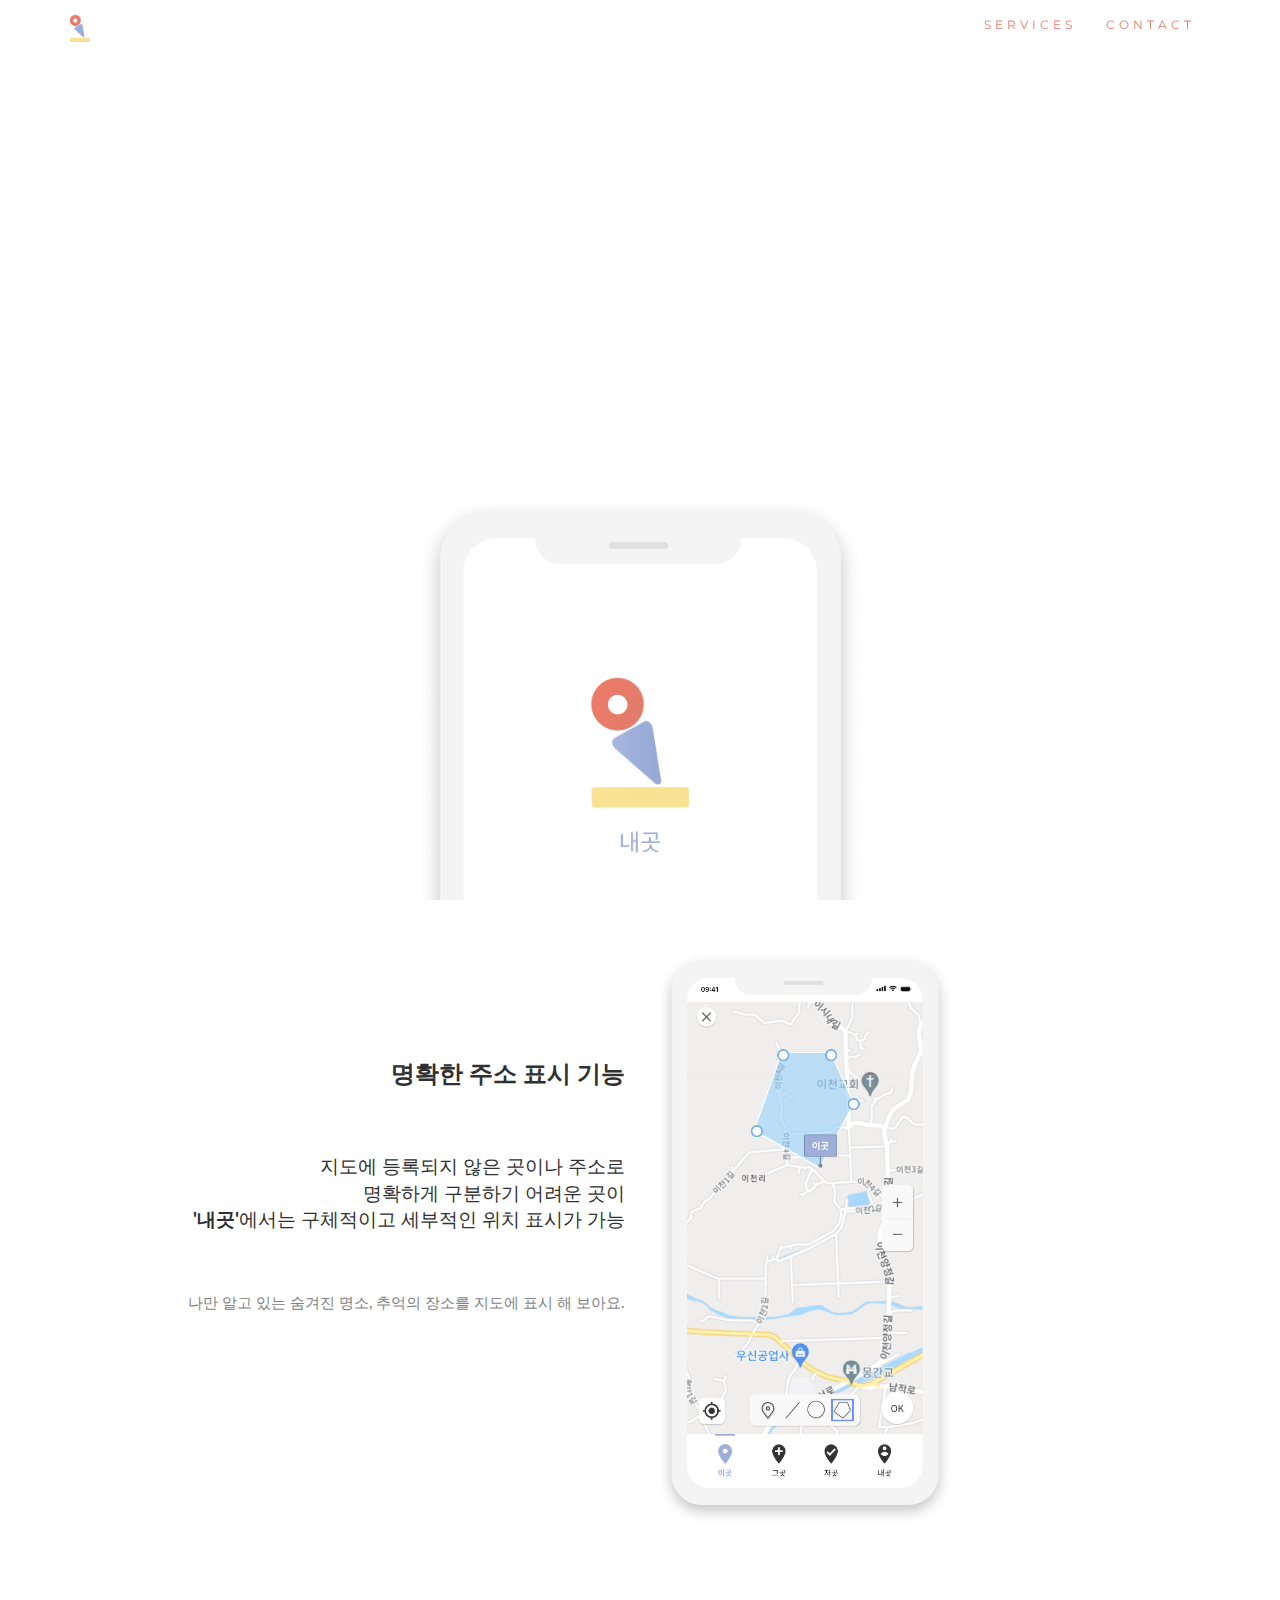
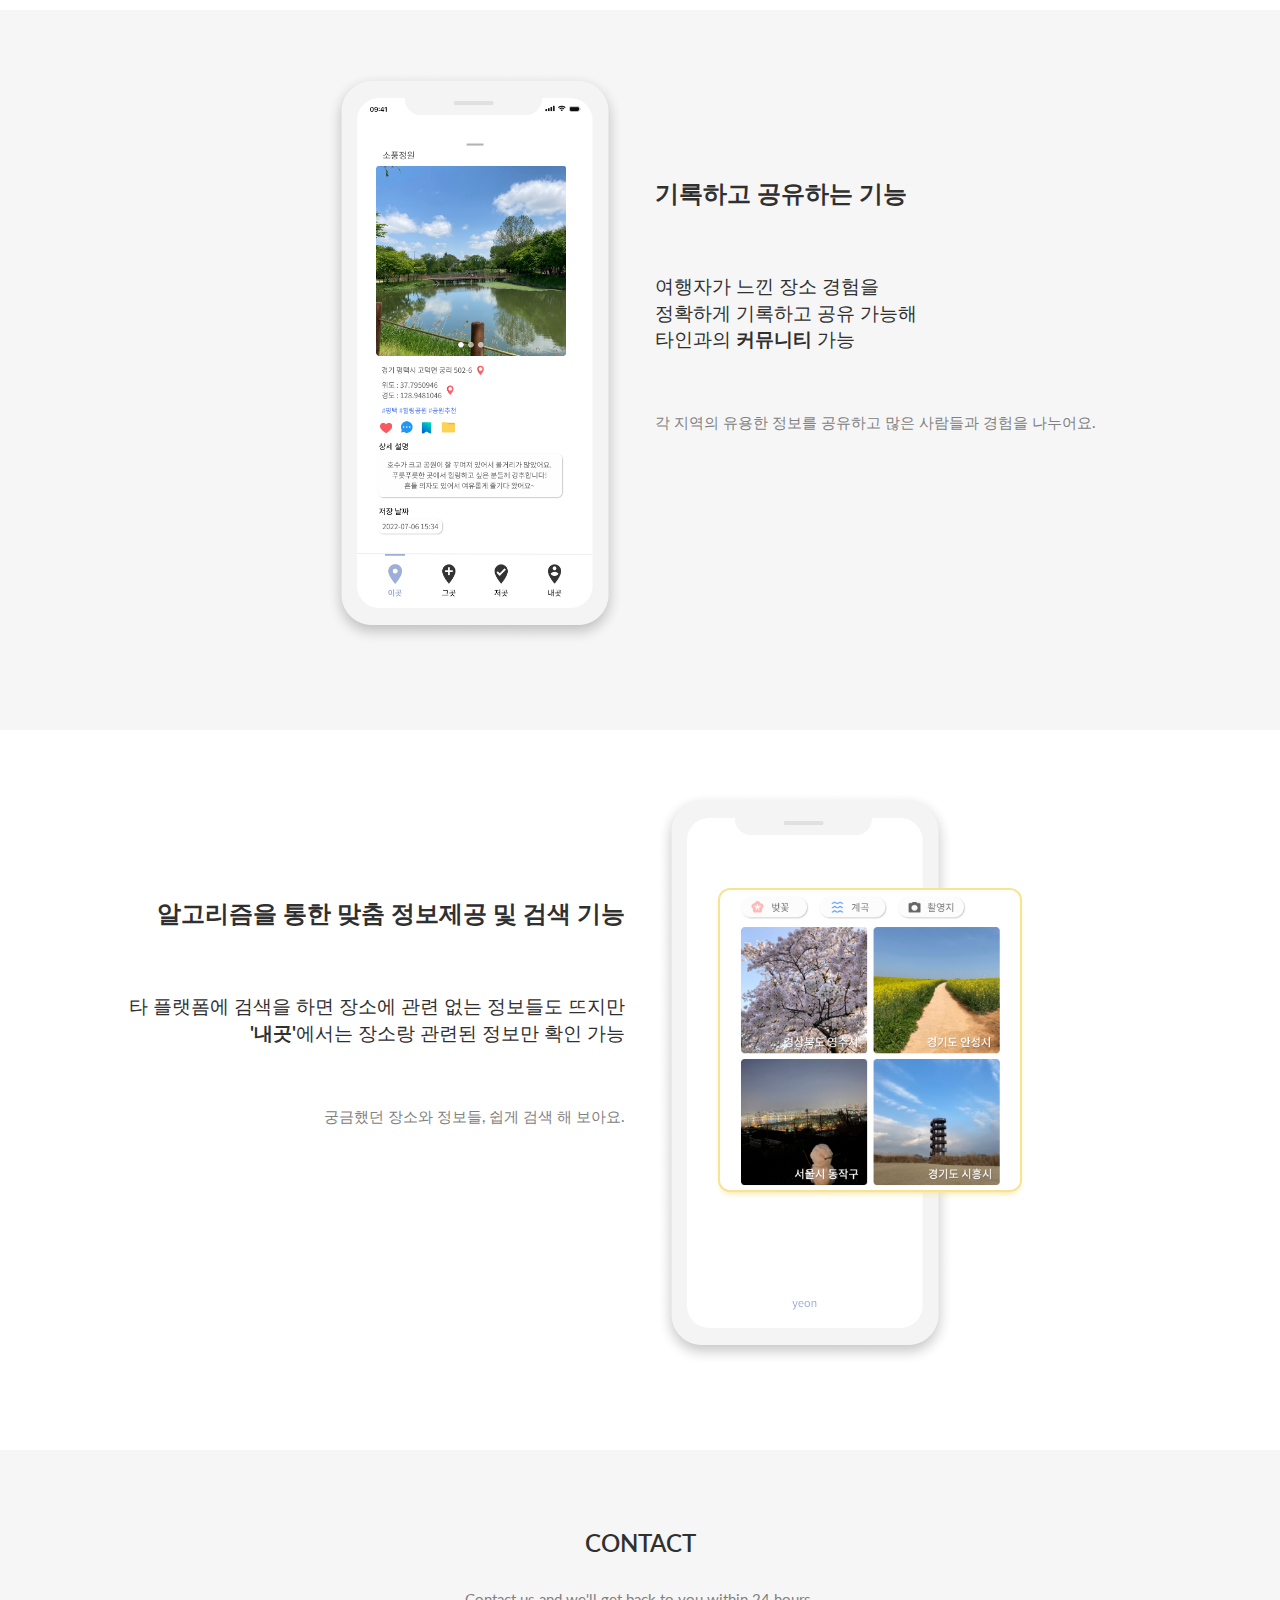
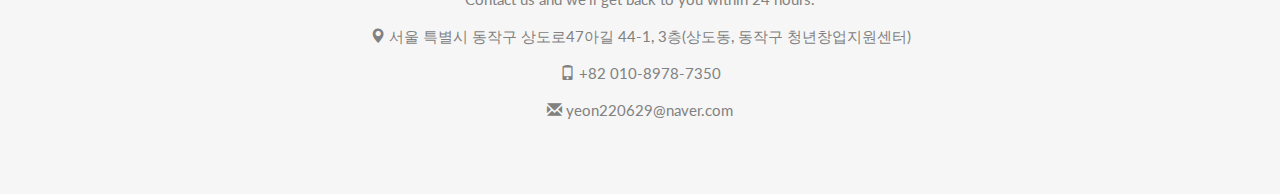
<file: index.html>
<!DOCTYPE html>
<html lang="en">
	<head>
		<!-- Theme Made By www.w3schools.com -->
		<title>Naegot</title>
		<meta charset="utf-8" />
		<meta name="viewport" content="width=device-width, initial-scale=1" />
		<link rel="stylesheet" href="https://maxcdn.bootstrapcdn.com/bootstrap/3.4.1/css/bootstrap.min.css" />
		<link href="https://fonts.googleapis.com/css?family=Montserrat" rel="stylesheet" type="text/css" />
		<link href="https://fonts.googleapis.com/css?family=Lato" rel="stylesheet" type="text/css" />
		<script src="https://ajax.googleapis.com/ajax/libs/jquery/3.6.1/jquery.min.js"></script>
		<script src="https://maxcdn.bootstrapcdn.com/bootstrap/3.4.1/js/bootstrap.min.js"></script>
		<link rel="stylesheet" href="./naegot.css" />
	</head>

	<body id="myPage" data-spy="scroll" data-target=".navbar" data-offset="60">
		<nav class="navbar navbar-default">
			<div class="container">
				<div class="navbar-header">
					<button type="button" class="navbar-toggle" data-toggle="collapse" data-target="#myNavbar">
						<span class="icon-bar"></span>
						<span class="icon-bar"></span>
						<span class="icon-bar"></span>
					</button>
					<a class="navbar-brand" href="#myPage"><img src="./assets/images/로고.png" /></a>
				</div>
				<div class="collapse navbar-collapse" id="myNavbar">
					<ul class="nav navbar-nav navbar-right">
						<li><a href="#first">ABOUT</a></li>
						<li><a href="#about-top">SERVICES</a></li>
						<li><a href="#contact">CONTACT</a></li>
					</ul>
				</div>
			</div>
		</nav>

		<div class="slideshow"></div>

		<div id="first" class="jumbotron text-center" style="padding-bottom: 0px">
			<div class="col-sm">
				<h1>내곳</h1>
				<p>나만 알기 아까운 곳을 기록하고 공유하는 지도 기반의 SNS 플랫폼</p>
				<img style="width: 450px" src="./assets/images/Group 1380.png" />
			</div>
		</div>

		<!-- Container (Services Section) -->
		<div id="about" class="container-fluid">
			<div class="row">
				<div class="col-sm-6 text-right col-txt">
					<h2 id="about-top">명확한 주소 표시 기능</h2>
					<br />
					<h4>지도에 등록되지 않은 곳이나 주소로 <br />명확하게 구분하기 어려운 곳이 <br /><strong>'내곳'</strong>에서는 구체적이고 세부적인 위치 표시가 가능</h4>
					<br />
					<p>나만 알고 있는 숨겨진 명소, 추억의 장소를 지도에 표시 해 보아요.</p>
				</div>
				<div class="col-sm-6">
					<img src="./assets/images/내곳 2.png" />
				</div>
			</div>
		</div>

		<div class="container-fluid bg-grey">
			<div class="row">
				<div class="col-sm-6 text-right">
					<img src="./assets/images/내곳 3.png" />
				</div>
				<div class="col-sm-6 col-txt">
					<h2>기록하고 공유하는 기능</h2>
					<br />
					<h4>여행자가 느낀 장소 경험을 <br />정확하게 기록하고 공유 가능해 <br />타인과의 <strong>커뮤니티</strong> 가능</h4>
					<br />
					<p>각 지역의 유용한 정보를 공유하고 많은 사람들과 경험을 나누어요.</p>
				</div>
			</div>
		</div>

		<div class="container-fluid">
			<div class="row">
				<div class="col-sm-6 text-right col-txt">
					<h2>알고리즘을 통한 맞춤 정보제공 및 검색 기능</h2>
					<br />
					<h4>타 플랫폼에 검색을 하면 장소에 관련 없는 정보들도 뜨지만 <br /><strong>'내곳'</strong>에서는 장소랑 관련된 정보만 확인 가능</h4>
					<br />
					<p>궁금했던 장소와 정보들, 쉽게 검색 해 보아요.</p>
				</div>
				<div class="col-sm-6">
					<img src="./assets/images/내곳 1.png" />
					<img class="img-absolute" src="./assets/images/내곳 4.png" />
				</div>
			</div>
		</div>

		<!-- Container (Contact Section) -->
		<div id="contact" class="container-fluid bg-grey">
			<h2 class="text-center">CONTACT</h2>
			<div class="row text-center">
				<div class="col-sm-12">
					<p>Contact us and we'll get back to you within 24 hours.</p>
					<p><span class="glyphicon glyphicon-map-marker"></span> 서울 특별시 동작구 상도로47아길 44-1, 3층(상도동, 동작구 청년창업지원센터)</p>
					<p><span class="glyphicon glyphicon-phone"></span> +82 010-8978-7350</p>
					<p><span class="glyphicon glyphicon-envelope"></span> yeon220629@naver.com</p>
				</div>
			</div>
		</div>

		<script>
			$(document).ready(function () {
				// Add smooth scrolling to all links in navbar + footer link
				$(".navbar a, footer a[href='#myPage']").on('click', function (event) {
					// Make sure this.hash has a value before overriding default behavior
					if (this.hash !== '') {
						// Prevent default anchor click behavior
						event.preventDefault();

						// Store hash
						var hash = this.hash;

						// Using jQuery's animate() method to add smooth page scroll
						// The optional number (900) specifies the number of milliseconds it takes to scroll to the specified area
						$('html, body').animate(
							{
								scrollTop: $(hash).offset().top,
							},
							900,
							function () {
								// Add hash (#) to URL when done scrolling (default click behavior)
								window.location.hash = hash;
							}
						);
					} // End if
				});

				$(window).scroll(function () {
					$('.slideanim').each(function () {
						var pos = $(this).offset().top;

						var winTop = $(window).scrollTop();
						if (pos < winTop + 600) {
							$(this).addClass('slide');
						}
					});
				});
			});
		</script>
	</body>
</html>
</file>
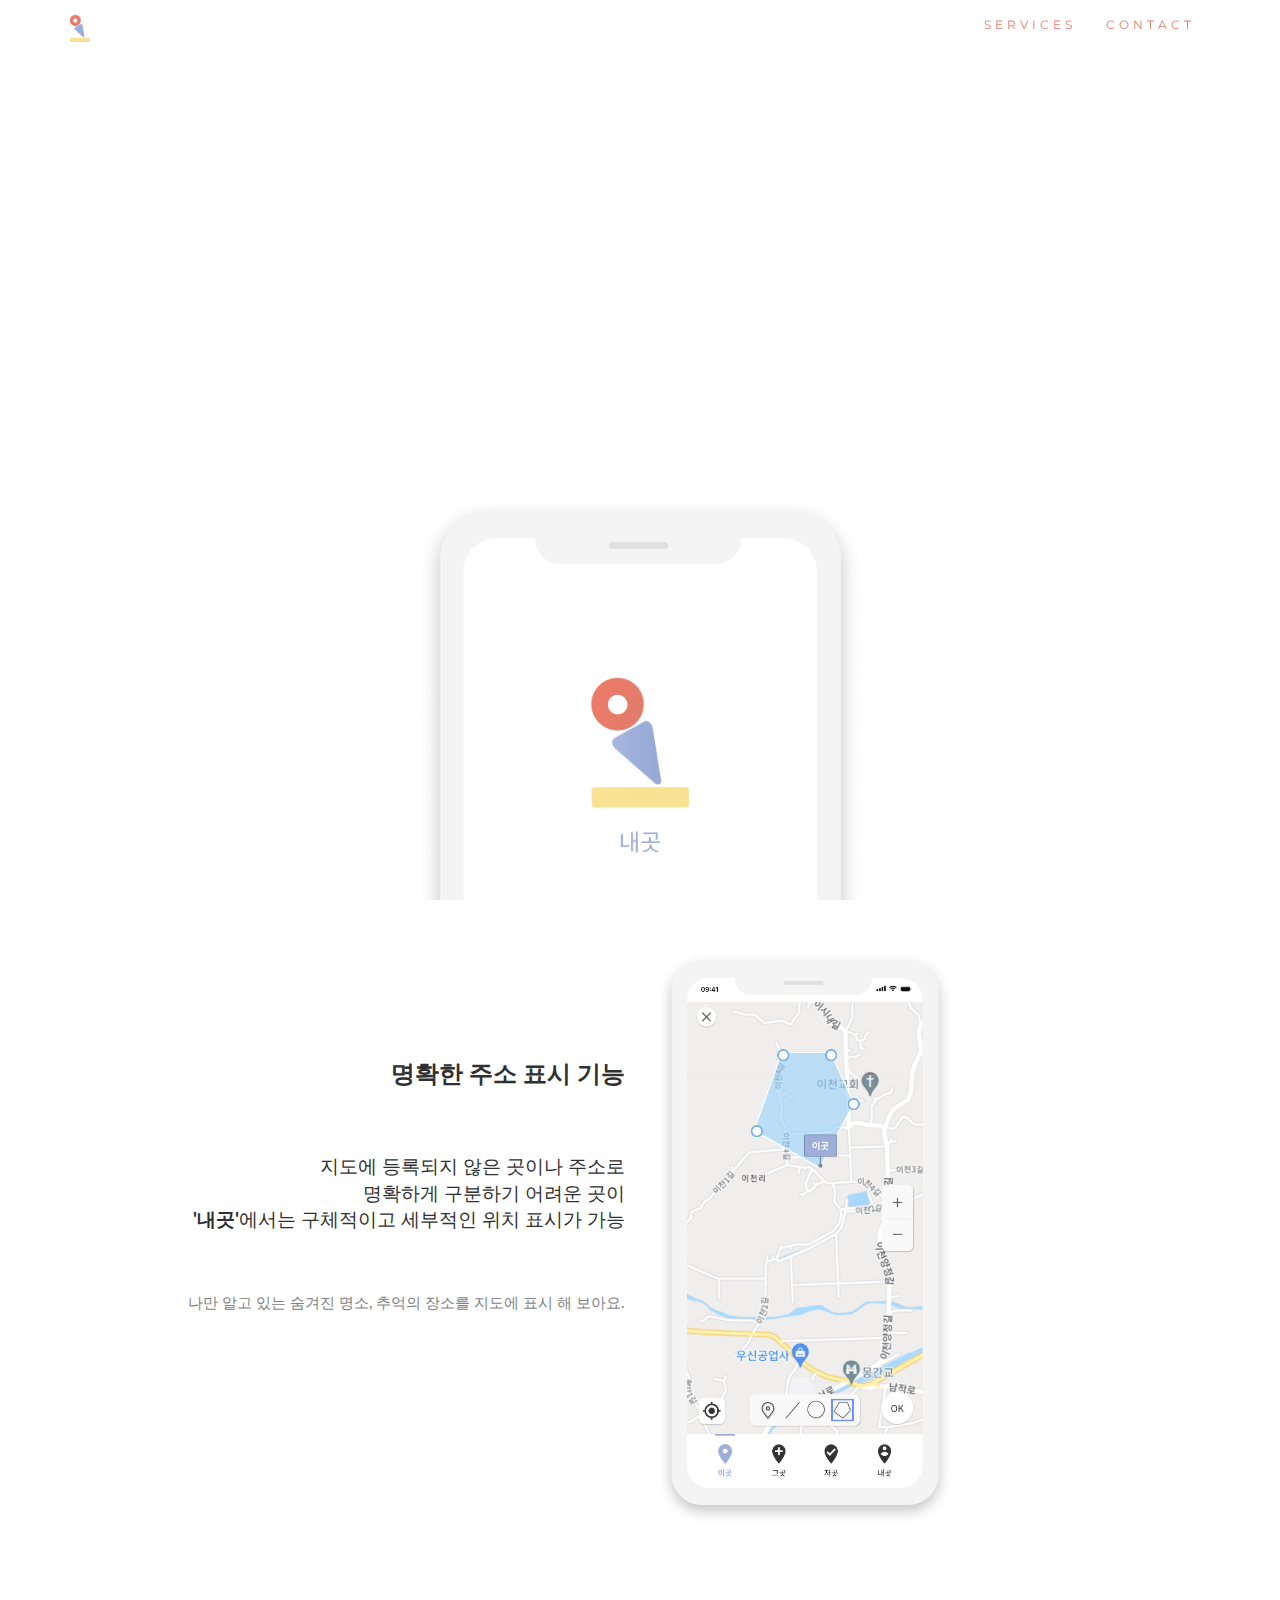
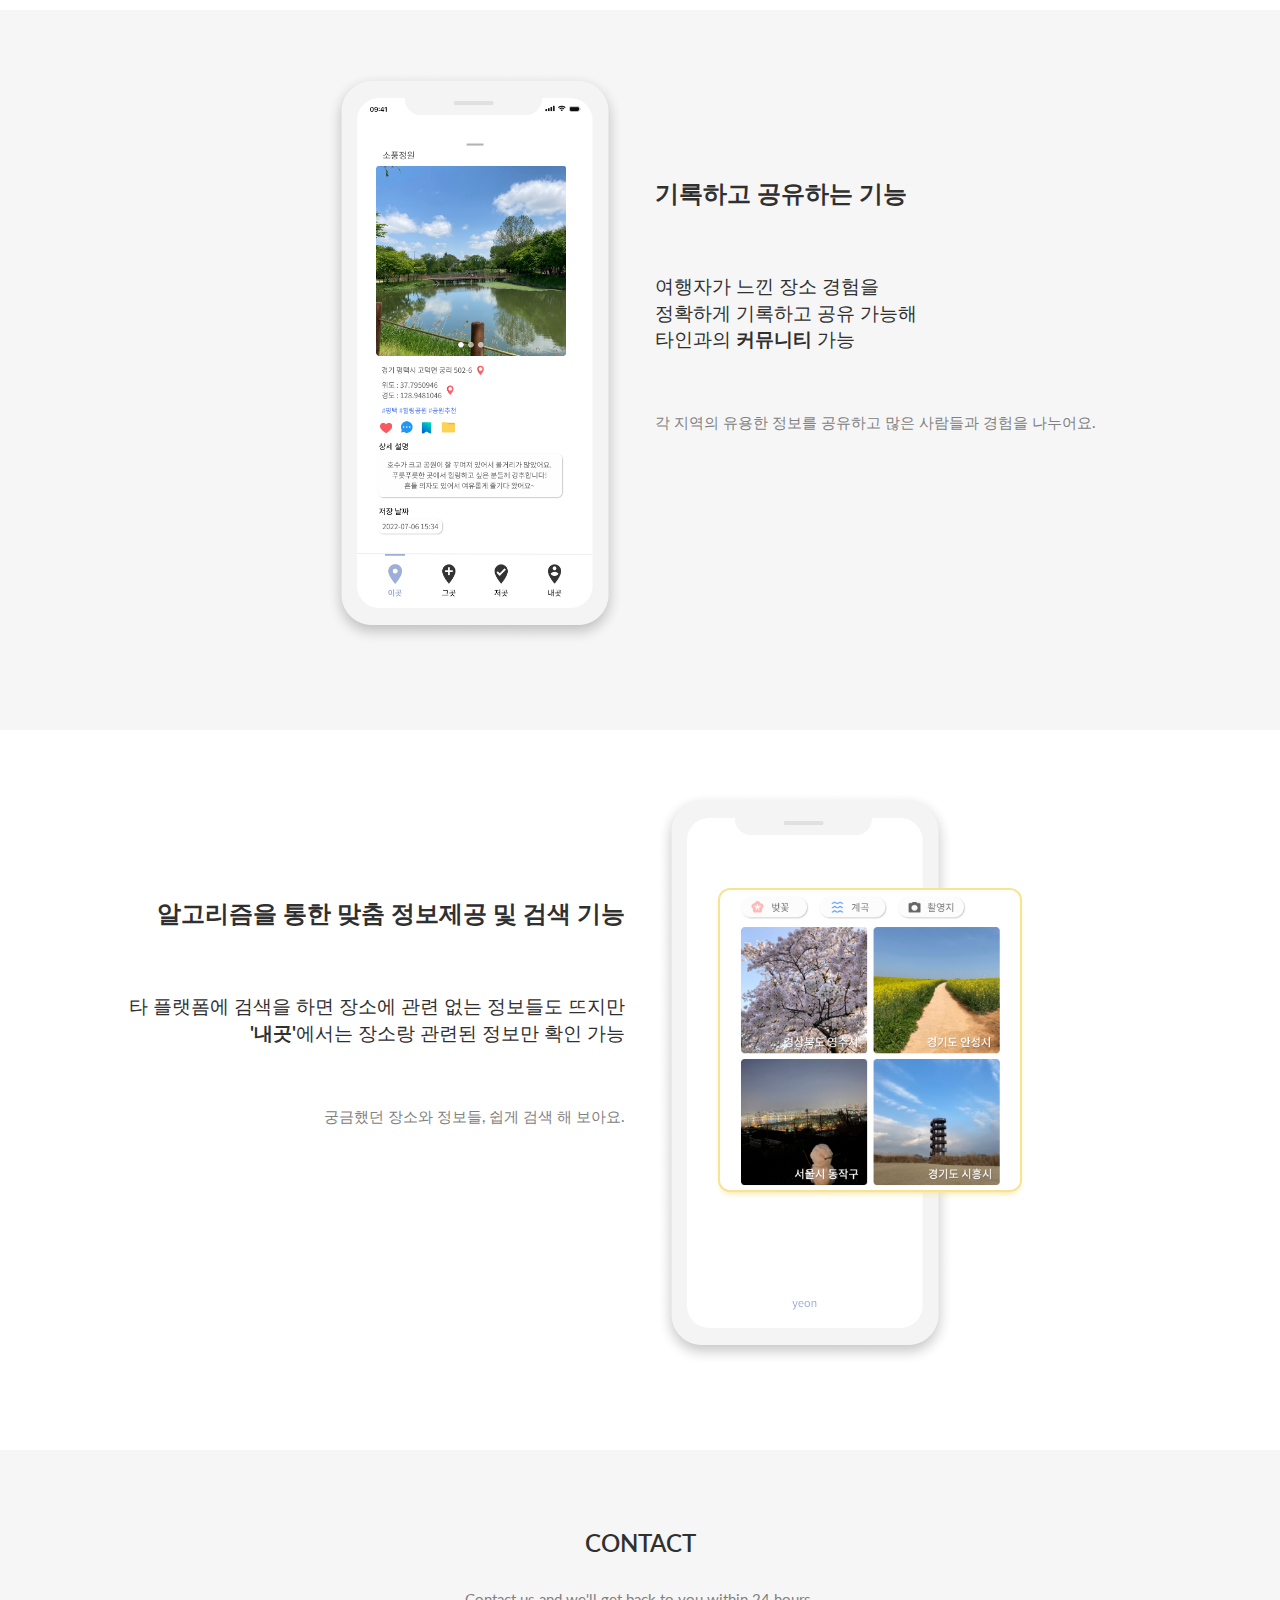
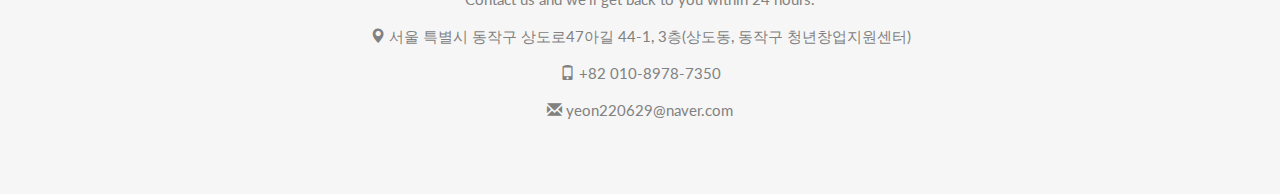
<file: public/index.html>
<!DOCTYPE html>
<html lang="en">
	<head>
		<!-- Theme Made By www.w3schools.com -->
		<title>내곳</title>
		<meta charset="utf-8" />
		<meta name="viewport" content="width=device-width, initial-scale=1" />
		<link rel="stylesheet" href="https://maxcdn.bootstrapcdn.com/bootstrap/3.4.1/css/bootstrap.min.css" />
		<link href="https://fonts.googleapis.com/css?family=Montserrat" rel="stylesheet" type="text/css" />
		<link href="https://fonts.googleapis.com/css?family=Lato" rel="stylesheet" type="text/css" />
		<script src="https://ajax.googleapis.com/ajax/libs/jquery/3.6.1/jquery.min.js"></script>
		<script src="https://maxcdn.bootstrapcdn.com/bootstrap/3.4.1/js/bootstrap.min.js"></script>
		<link rel="stylesheet" href="./naegot.css" />
	</head>

	<body id="myPage" data-spy="scroll" data-target=".navbar" data-offset="60">
		<nav class="navbar navbar-default">
			<div class="container">
				<div class="navbar-header">
					<button type="button" class="navbar-toggle" data-toggle="collapse" data-target="#myNavbar">
						<span class="icon-bar"></span>
						<span class="icon-bar"></span>
						<span class="icon-bar"></span>
					</button>
					<a class="navbar-brand" href="#myPage"><img src="./assets/images/로고.png" /></a>
				</div>
				<div class="collapse navbar-collapse" id="myNavbar">
					<ul class="nav navbar-nav navbar-right">
						<li><a href="#first">ABOUT</a></li>
						<li><a href="#about-top">SERVICES</a></li>
						<li><a href="#contact">CONTACT</a></li>
					</ul>
				</div>
			</div>
		</nav>

		<div class="slideshow"></div>

		<div id="first" class="jumbotron text-center" style="padding-bottom: 0px">
			<div class="col-sm">
				<h1>내곳</h1>
				<p>나만 알기 아까운 곳을 기록하고 공유하는 지도 기반의 SNS 플랫폼</p>
				<img style="width: 450px" src="./assets/images/Group 1380.png" />
			</div>
		</div>

		<!-- Container (Services Section) -->
		<div id="about" class="container-fluid">
			<div class="row">
				<div class="col-sm-6 text-right col-txt">
					<h2 id="about-top">명확한 주소 표시 기능</h2>
					<br />
					<h4>지도에 등록되지 않은 곳이나 주소로 <br />명확하게 구분하기 어려운 곳이 <br /><strong>'내곳'</strong>에서는 구체적이고 세부적인 위치 표시가 가능</h4>
					<br />
					<p>나만 알고 있는 숨겨진 명소, 추억의 장소를 지도에 표시 해 보아요.</p>
				</div>
				<div class="col-sm-6">
					<img src="./assets/images/내곳 2.png" />
				</div>
			</div>
		</div>

		<div class="container-fluid bg-grey">
			<div class="row">
				<div class="col-sm-6 text-right">
					<img src="./assets/images/내곳 3.png" />
				</div>
				<div class="col-sm-6 col-txt">
					<h2>기록하고 공유하는 기능</h2>
					<br />
					<h4>여행자가 느낀 장소 경험을 <br />정확하게 기록하고 공유 가능해 <br />타인과의 <strong>커뮤니티</strong> 가능</h4>
					<br />
					<p>각 지역의 유용한 정보를 공유하고 많은 사람들과 경험을 나누어요.</p>
				</div>
			</div>
		</div>

		<div class="container-fluid">
			<div class="row">
				<div class="col-sm-6 text-right col-txt">
					<h2>알고리즘을 통한 맞춤 정보제공 및 검색 기능</h2>
					<br />
					<h4>타 플랫폼에 검색을 하면 장소에 관련 없는 정보들도 뜨지만 <br /><strong>'내곳'</strong>에서는 장소랑 관련된 정보만 확인 가능</h4>
					<br />
					<p>궁금했던 장소와 정보들, 쉽게 검색 해 보아요.</p>
				</div>
				<div class="col-sm-6">
					<img src="./assets/images/내곳 1.png" />
					<img class="img-absolute" src="./assets/images/내곳 4.png" />
				</div>
			</div>
		</div>

		<!-- Container (Contact Section) -->
		<div id="contact" class="container-fluid bg-grey">
			<h2 class="text-center">CONTACT</h2>
			<div class="row text-center">
				<div class="col-sm-12">
					<p>Contact us and we'll get back to you within 24 hours.</p>
					<p><span class="glyphicon glyphicon-map-marker"></span> 서울 특별시 동작구 상도로47아길 44-1, 3층(상도동, 동작구 청년창업지원센터)</p>
					<p><span class="glyphicon glyphicon-phone"></span> +82 010-8978-7350</p>
					<p><span class="glyphicon glyphicon-envelope"></span> yeon220629@naver.com</p>
				</div>
			</div>
		</div>

		<script>
			$(document).ready(function () {
				// Add smooth scrolling to all links in navbar + footer link
				$(".navbar a, footer a[href='#myPage']").on('click', function (event) {
					// Make sure this.hash has a value before overriding default behavior
					if (this.hash !== '') {
						// Prevent default anchor click behavior
						event.preventDefault();

						// Store hash
						var hash = this.hash;

						// Using jQuery's animate() method to add smooth page scroll
						// The optional number (900) specifies the number of milliseconds it takes to scroll to the specified area
						$('html, body').animate(
							{
								scrollTop: $(hash).offset().top,
							},
							900,
							function () {
								// Add hash (#) to URL when done scrolling (default click behavior)
								window.location.hash = hash;
							}
						);
					} // End if
				});

				$(window).scroll(function () {
					$('.slideanim').each(function () {
						var pos = $(this).offset().top;

						var winTop = $(window).scrollTop();
						if (pos < winTop + 600) {
							$(this).addClass('slide');
						}
					});
				});
			});
		</script>
	</body>
</html>
</file>
<file: naegot.css>
body {
	font: 400 15px Lato, sans-serif;
	line-height: 1.8;
	color: #818181;
}
h2 {
	font-size: 24px;
	text-transform: uppercase;
	color: #303030;
	font-weight: 600;
	margin-bottom: 30px;
}
h4 {
	font-size: 19px;
	line-height: 1.375em;
	color: #303030;
	font-weight: 400;
	margin-bottom: 30px;
}
.slideshow {
	width: 100%;
	height: 100vh;
	background-position: center center;
	background-size: cover;
	background-repeat: no-repeat;
	backface-visibility: hidden;
	animation: slideBg 30s linear infinite 0s;
	animation-timing-function: ease-in-out;
	position: absolute;
	top: 0;
	opacity: 0.7;
}
.jumbotron {
	color: #fff;
	padding: 200px 25px;
	font-family: Montserrat, sans-serif;
	width: 100%;
}
#first {
	position: absolute;
	top: 0;
	height: 100vh;
	background-color: transparent;
}
#first .col-sm {
	position: absolute;
	bottom: 0;
	left: 50%;
	transform: translateX(-50%);
}
#about {
	padding-top: 100vh;
}
.container-fluid {
	padding: 60px 50px;
}
.bg-grey {
	background-color: #f6f6f6;
}
.logo-small {
	color: #e37c6b;
	font-size: 50px;
}
.logo {
	color: #e37c6b;
	font-size: 200px;
}
.thumbnail {
	padding: 0 0 15px 0;
	border: none;
	border-radius: 0;
}
.thumbnail img {
	width: 100%;
	height: 100%;
	margin-bottom: 10px;
}
.carousel-control.right,
.carousel-control.left {
	background-image: none;
	color: #e37c6b;
}
.carousel-indicators li {
	border-color: #e37c6b;
}
.carousel-indicators li.active {
	background-color: #e37c6b;
}
.item h4 {
	font-size: 19px;
	line-height: 1.375em;
	font-weight: 400;
	font-style: italic;
	margin: 70px 0;
}
.item span {
	font-style: normal;
}
.panel {
	border: 1px solid #e37c6b;
	border-radius: 0 !important;
	transition: box-shadow 0.5s;
}
.panel:hover {
	box-shadow: 5px 0px 40px rgba(0, 0, 0, 0.2);
}
.panel-footer .btn:hover {
	border: 1px solid #e37c6b;
	background-color: #fff !important;
	color: #e37c6b;
}
.panel-heading {
	color: #fff !important;
	background-color: #e37c6b !important;
	padding: 25px;
	border-bottom: 1px solid transparent;
	border-top-left-radius: 0px;
	border-top-right-radius: 0px;
	border-bottom-left-radius: 0px;
	border-bottom-right-radius: 0px;
}
.panel-footer {
	background-color: white !important;
}
.panel-footer h3 {
	font-size: 32px;
}
.panel-footer h4 {
	color: #aaa;
	font-size: 14px;
}
.panel-footer .btn {
	margin: 15px 0;
	background-color: #e37c6b;
	color: #fff;
}
.navbar {
	margin-bottom: 0;
	background-color: transparent;
	z-index: 9999;
	border: 0;
	font-size: 12px !important;
	line-height: 1.42857143 !important;
	letter-spacing: 4px;
	border-radius: 0;
	font-family: Montserrat, sans-serif;
}
.navbar li a,
.navbar .navbar-brand {
	color: #e37c6b !important;
}
.navbar-nav li a:hover,
.navbar-nav li.active a {
	color: #fff !important;
	background-color: transparent !important;
}
.navbar-default .navbar-toggle {
	border-color: transparent;
}
.navbar-brand img {
	width: 20px;
	display: inline-block;
}
footer .glyphicon {
	font-size: 20px;
	margin-bottom: 20px;
	color: #e37c6b;
}
.slideanim {
	visibility: hidden;
}
.slide {
	animation-name: slide;
	-webkit-animation-name: slide;
	animation-duration: 1s;
	-webkit-animation-duration: 1s;
	visibility: visible;
}
.col-sm-6 img {
	width: 300px;
}
.col-sm-6.col-txt {
	height: 600px;
	padding-top: 90px;
}
.col-sm-6 .img-absolute {
	position: absolute;
	top: 100px;
	left: 80px;
	border-radius: 10px;
	box-shadow: rgba(247, 227, 146, 1) 0px 0px 0px 2px, rgba(247, 227, 146, 1) 0px 4px 6px -1px, rgba(247, 227, 146, 1) 0px 1px 0px inset;
}
@keyframes slide {
	0% {
		opacity: 0;
		transform: translateY(70%);
	}
	100% {
		opacity: 1;
		transform: translateY(0%);
	}
}
@-webkit-keyframes slide {
	0% {
		opacity: 0;
		-webkit-transform: translateY(70%);
	}
	100% {
		opacity: 1;
		-webkit-transform: translateY(0%);
	}
}
@media screen and (max-width: 768px) {
	.col-sm-6 {
		text-align: center;
		margin: 25px 0;
	}
	.btn-lg {
		width: 100%;
		margin-bottom: 35px;
	}
	.col-sm-6 img {
		width: 25vh;
	}
	img.img-absolute {
		width: 25vh;
		left: 50% !important;
		transform: translate(-25%);
	}
	.col-sm-6.col-txt {
		height: auto;
		padding-top: 0;
	}
	.container-fluid {
		padding-left: 25px;
		padding-right: 25px;
	}
	#first img {
		width: 250px !important;
	}
}
@media screen and (max-width: 480px) {
	.logo {
		font-size: 150px;
	}
}
@keyframes slideBg {
	0% {
		background-image: url('./assets/images/bg1.jpg');
	}
	25% {
		background-image: url('./assets/images/bg2.jpg');
	}
	50% {
		background-image: url('./assets/images/bg3.jpg');
	}
	75% {
		background-image: url('./assets/images/bg4.jpg');
	}
	100% {
		background-image: url('./assets/images/bg5.jpg');
	}
}
</file>
<file: public/naegot.css>
body {
	font: 400 15px Lato, sans-serif;
	line-height: 1.8;
	color: #818181;
}
h2 {
	font-size: 24px;
	text-transform: uppercase;
	color: #303030;
	font-weight: 600;
	margin-bottom: 30px;
}
h4 {
	font-size: 19px;
	line-height: 1.375em;
	color: #303030;
	font-weight: 400;
	margin-bottom: 30px;
}
.slideshow {
	width: 100%;
	height: 100vh;
	background-position: center center;
	background-size: cover;
	background-repeat: no-repeat;
	backface-visibility: hidden;
	animation: slideBg 30s linear infinite 0s;
	animation-timing-function: ease-in-out;
	position: absolute;
	top: 0;
	opacity: 0.7;
}
.jumbotron {
	color: #fff;
	padding: 200px 25px;
	font-family: Montserrat, sans-serif;
	width: 100%;
}
#first {
	position: absolute;
	top: 0;
	height: 100vh;
	background-color: transparent;
}
#first .col-sm {
	position: absolute;
	bottom: 0;
	left: 50%;
	transform: translateX(-50%);
}
#about {
	padding-top: 100vh;
}
.container-fluid {
	padding: 60px 50px;
}
.bg-grey {
	background-color: #f6f6f6;
}
.logo-small {
	color: #e37c6b;
	font-size: 50px;
}
.logo {
	color: #e37c6b;
	font-size: 200px;
}
.thumbnail {
	padding: 0 0 15px 0;
	border: none;
	border-radius: 0;
}
.thumbnail img {
	width: 100%;
	height: 100%;
	margin-bottom: 10px;
}
.carousel-control.right,
.carousel-control.left {
	background-image: none;
	color: #e37c6b;
}
.carousel-indicators li {
	border-color: #e37c6b;
}
.carousel-indicators li.active {
	background-color: #e37c6b;
}
.item h4 {
	font-size: 19px;
	line-height: 1.375em;
	font-weight: 400;
	font-style: italic;
	margin: 70px 0;
}
.item span {
	font-style: normal;
}
.panel {
	border: 1px solid #e37c6b;
	border-radius: 0 !important;
	transition: box-shadow 0.5s;
}
.panel:hover {
	box-shadow: 5px 0px 40px rgba(0, 0, 0, 0.2);
}
.panel-footer .btn:hover {
	border: 1px solid #e37c6b;
	background-color: #fff !important;
	color: #e37c6b;
}
.panel-heading {
	color: #fff !important;
	background-color: #e37c6b !important;
	padding: 25px;
	border-bottom: 1px solid transparent;
	border-top-left-radius: 0px;
	border-top-right-radius: 0px;
	border-bottom-left-radius: 0px;
	border-bottom-right-radius: 0px;
}
.panel-footer {
	background-color: white !important;
}
.panel-footer h3 {
	font-size: 32px;
}
.panel-footer h4 {
	color: #aaa;
	font-size: 14px;
}
.panel-footer .btn {
	margin: 15px 0;
	background-color: #e37c6b;
	color: #fff;
}
.navbar {
	margin-bottom: 0;
	background-color: transparent;
	z-index: 9999;
	border: 0;
	font-size: 12px !important;
	line-height: 1.42857143 !important;
	letter-spacing: 4px;
	border-radius: 0;
	font-family: Montserrat, sans-serif;
}
.navbar li a,
.navbar .navbar-brand {
	color: #e37c6b !important;
}
.navbar-nav li a:hover,
.navbar-nav li.active a {
	color: #fff !important;
	background-color: transparent !important;
}
.navbar-default .navbar-toggle {
	border-color: transparent;
}
.navbar-brand img {
	width: 20px;
	display: inline-block;
}
footer .glyphicon {
	font-size: 20px;
	margin-bottom: 20px;
	color: #e37c6b;
}
.slideanim {
	visibility: hidden;
}
.slide {
	animation-name: slide;
	-webkit-animation-name: slide;
	animation-duration: 1s;
	-webkit-animation-duration: 1s;
	visibility: visible;
}
.col-sm-6 img {
	width: 300px;
}
.col-sm-6.col-txt {
	height: 600px;
	padding-top: 90px;
}
.col-sm-6 .img-absolute {
	position: absolute;
	top: 100px;
	left: 80px;
	border-radius: 10px;
	box-shadow: rgba(247, 227, 146, 1) 0px 0px 0px 2px, rgba(247, 227, 146, 1) 0px 4px 6px -1px, rgba(247, 227, 146, 1) 0px 1px 0px inset;
}
@keyframes slide {
	0% {
		opacity: 0;
		transform: translateY(70%);
	}
	100% {
		opacity: 1;
		transform: translateY(0%);
	}
}
@-webkit-keyframes slide {
	0% {
		opacity: 0;
		-webkit-transform: translateY(70%);
	}
	100% {
		opacity: 1;
		-webkit-transform: translateY(0%);
	}
}
@media screen and (max-width: 768px) {
	.col-sm-6 {
		text-align: center;
		margin: 25px 0;
	}
	.btn-lg {
		width: 100%;
		margin-bottom: 35px;
	}
	.col-sm-6 img {
		width: 25vh;
	}
	img.img-absolute {
		width: 25vh;
		left: 50% !important;
		transform: translate(-25%);
	}
	.col-sm-6.col-txt {
		height: auto;
		padding-top: 0;
	}
	.container-fluid {
		padding-left: 25px;
		padding-right: 25px;
	}
	#first img {
		width: 250px !important;
	}
}
@media screen and (max-width: 480px) {
	.logo {
		font-size: 150px;
	}
}
@keyframes slideBg {
	0% {
		background-image: url('./assets/images/bg1.jpg');
	}
	25% {
		background-image: url('./assets/images/bg2.jpg');
	}
	50% {
		background-image: url('./assets/images/bg3.jpg');
	}
	75% {
		background-image: url('./assets/images/bg4.jpg');
	}
	100% {
		background-image: url('./assets/images/bg5.jpg');
	}
}
</file>
